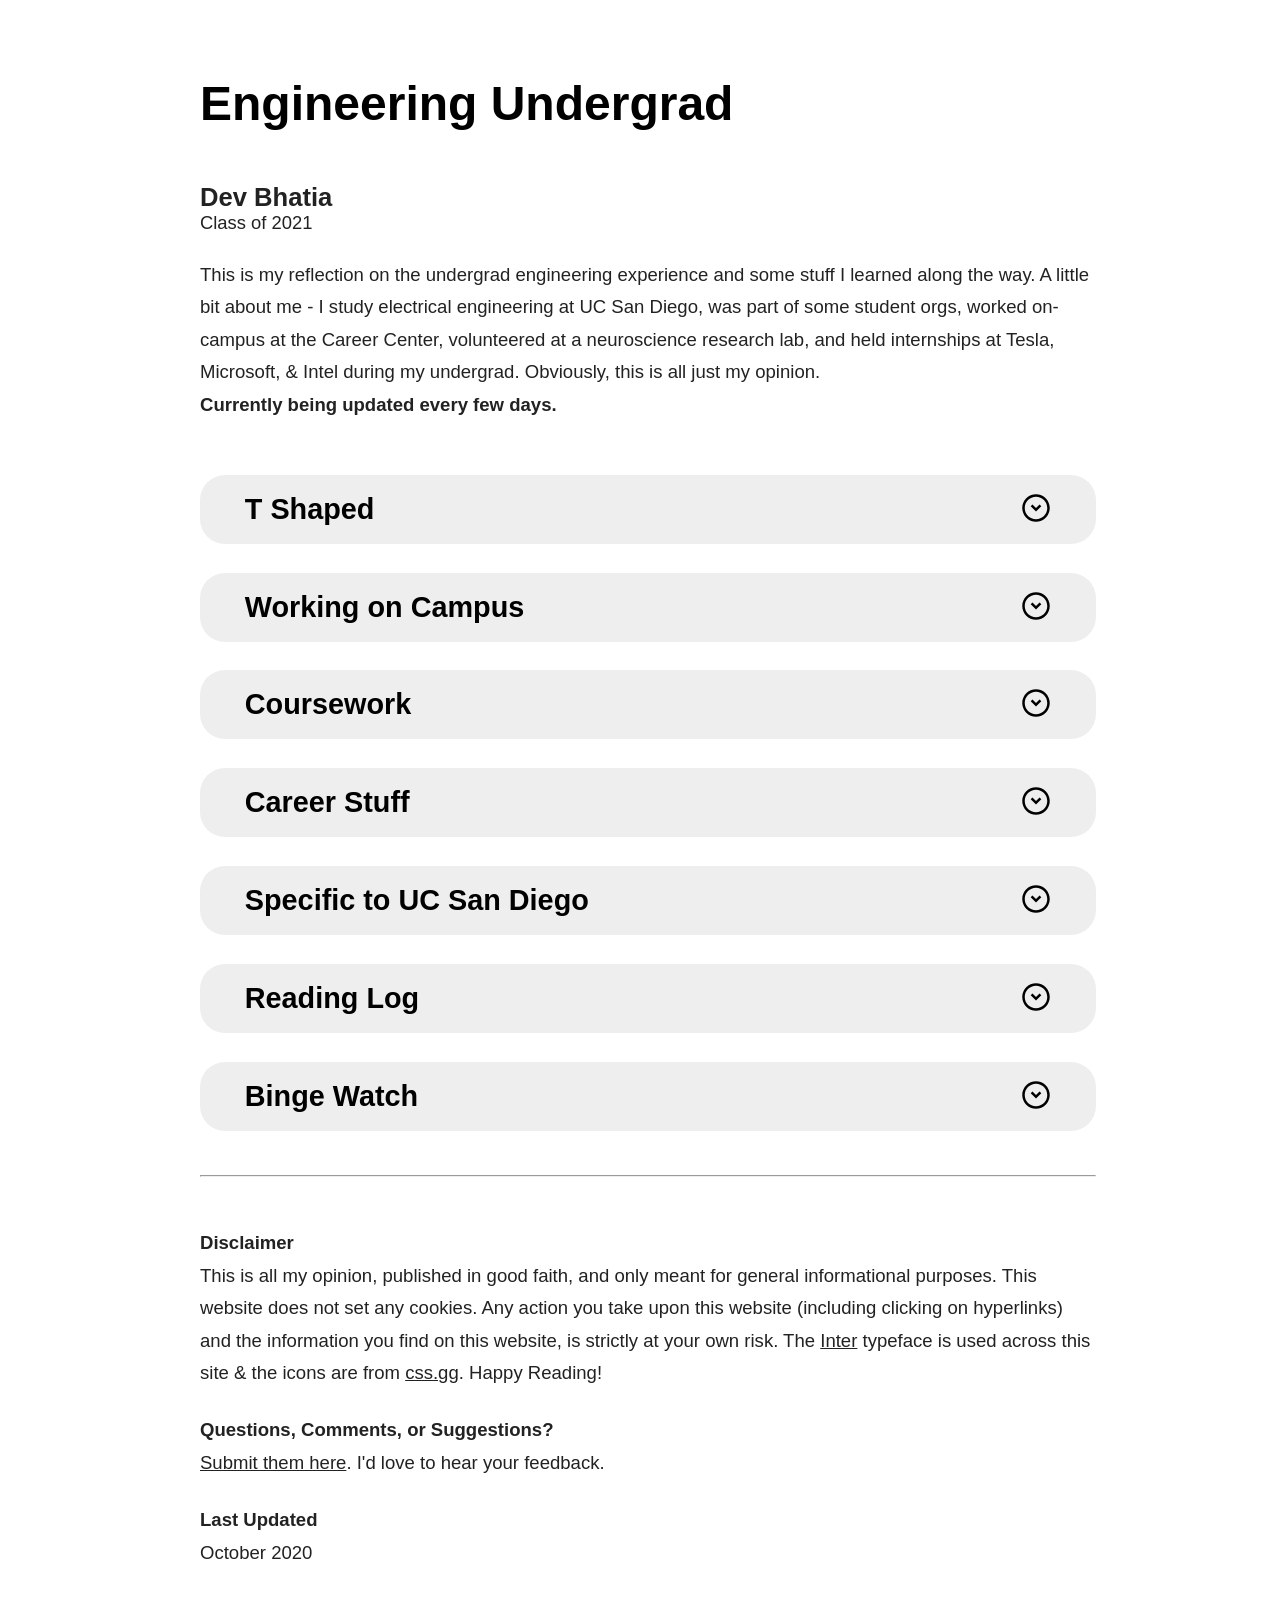
<file: site_archive/acsweb/public_html_V2/index.html>
<!DOCTYPE html>
<html lang="en">
  <head>
    <!-- METADATA -->
    <meta charset="utf-8" />
    <meta name="viewport" content="width=device-width, initial-scale=1" />
    <meta name="author" content="Dev Bhatia" />
    <meta
      name="description"
      content="Advice to undergrads entering college or already in an engineering curriculum. Relevant for all undergrads to some degree. Written for university students."
    />
    <meta
      name="keywords"
      content="Engineering, Advice, Reflection, College, Experience, Undergrad, University"
    />

    <!-- TITLE -->
    <title>Engineering Undergrad</title>

    <!-- FAVICON -->
    <link
      rel="icon"
      type="image/png"
      sizes="32x32"
      href="assets/favicon-16x16.png"
    />
    <link
      rel="icon"
      type="image/png"
      sizes="16x16"
      href="assets/favicon-32x32.png"
    />
    <!-- CUSTOM CSS -->
    <link rel="stylesheet" type="text/css" href="index.css" />
  </head>

  <body>
    <center>
      <div class="base">
        <!-- HEADING -->
        <h1 id="grad">Engineering Undergrad</h1>
        <h2>Dev Bhatia</h2>
        <h3>Class of 2021</h3>
        <h4>
          This is my reflection on the undergrad engineering experience and some
          stuff I learned along the way. A little bit about me - I study
          electrical engineering at UC San Diego, was part of some student orgs,
          worked on-campus at the Career Center, volunteered at a neuroscience
          research lab, and held internships at Tesla, Microsoft, & Intel during
          my undergrad. Obviously, this is all just my opinion.
          <br />
          <b>Currently being updated every few days.</b>
          <br />
        </h4>

        <!-- EXPANDABLE -->
        <!-- <button type="button" class="collapsible">TEMPLATE</button>
        <div class="content">
        </div> -->

        <!-- T SHAPED -->
        <button type="button" class="collapsible">T Shaped</button>
        <div class="content">
          <br />
          <b>"Be T Shaped"</b> was one of the best pieces of advice I got near
          the end of my freshman year. The horizontal bar at the top of the "T"
          represents all that you know, and the vertical bar in the middle
          represents the depth to which you know something. I've observed that
          in most engineering curriculums at UCSD, students gain an in-depth
          understanding of their major only. This is not sufficient.
          <br />
          <br />
          Generally there are three main fields of engineering (software,
          electronics, and mechanical), within which there are different
          majors/disciplines. I know there's also bio/chem/nano and many others
          that do not fit into these, but the point is don't limit yourself to
          just one. For example, if you major within software engineering,
          complement that with some electronics fundamentals ("People who are
          really serious about software, should make their own hardware" -
          <a href="https://en.wikipedia.org/wiki/Alan_Kay" target="_blank">
            Alan Kay </a
          >).
          <br />
          <br />
          Sure, I could pair different majors and go into how they complement
          one another, but ultimatley what it comes down to is to have a good
          understanding of the digital (software, computing) and physical
          (electrical hardware, robotics, structures) worlds as much as you can.
          I cannot stress this enough.
        </div>

        <!-- WORKING ON CAMPUS -->
        <button type="button" class="collapsible">Working on Campus</button>
        <div class="content">
          <br />
          <b>What is Federal Work Study</b>
          This is one of those things that is super simple, but requires someone
          to explain it to you once (at least for me). A work study award is a
          specifed amount the government can pay you if you get an on campus job
          that supports work study. At this job, when you get your paycheck, the
          funds come from the government and not the university. That is until
          your award runs out. Then, your pay comes from the univeristy funds.
          For example, say you recieved a work study award for $1000 for the
          whole school year. You then got an on-campus job that pays $10 / hr.
          Your first quarter, you worked 100 hrs. So, you got paid $1000 in that
          quarter. That $1000 was paid by the government, fulfilling the work
          study award you have. However, the next quarter, you work another 100
          hrs (also earning another $1000). But, since your work study award was
          fullfiled already the previous quarter, the pay for this quarter came
          from the univeristy department you work for. For you, this does not
          mean much since you still get paid for the hours your've worked. It is
          only a matter of where the funds come from to pay you. To learn more
          about work study, refer to
          <a
            href="https://blog.ed.gov/2015/08/8-things-you-should-know-about-federal-work-study-2/"
            target="_blank"
          >
            this post from the US Dept. of Education.
          </a>
          <br />
          <br />
          <b>Why?</b>
          Reasons to work on campus differ for everyone. The 1.5 years I worked
          at the Career Center (3rd - 4th year) was super rewarding, apart from
          getting some extra money to pay for groceries, food, & commuting.
        </div>

        <!-- COURSEWORK -->
        <button type="button" class="collapsible">Coursework</button>
        <div class="content">
          <br />
          <b>4 Year Plan(s)</b>
          This is like any other plan...it will change. Two quarters into my
          first year, I stopped following the recommended four year plan and
          made my own instead. The reason: I wanted more project based classes
          with hands-on learning rather than learning only theory. There are
          pros and cons to deviating from the recommended plan. The con: you
          don't take classes consistently with the same people your year (the
          consequence being you have to make more of an effort to get to know
          people each quarter in your classes). The pro: you can prioritize
          classes based on your needs (project based classes, graduating early,
          etc). Looking back, taking project based or application focused
          classes early helps build up your resume with tangible skills and you
          become more capable of builings things sooner, rather than later. Do
          not blindly follow recommended plans.
          <br />
          <br />
          <b>(most) textbooks are a scam</b>
          Always avoid purchasing textbooks. Two reasons: professors barely use
          them expect for assigning homework & you'll end up learning more from
          YouTube videos anyways. You can most likely (~95% chance) find a PDF
          of the book online. I want to be very clear - I am not encouraging
          this, just stating a probablity :)
        </div>

        <!-- CAREER -->
        <button type="button" class="collapsible">Career Stuff</button>
        <div class="content">
          <br />
          <b>Resume Advice</b> After 1.5 years reviewing resumes at the UCSD
          Career Center, these is what I'd recommend to anybody creating a
          Resume or CV.
          <ul>
            <li>
              1 Page in Length. 1-2 Pages for Masters Students (thoguht try to
              fit it in 1). And for PhD's/PostDocs's you are now creating a CV,
              so any reasonable length is fine.
            </li>
            <li>
              PDF format, but make it on Microsoft Word. ATS systems seem to be
              able to parse PDFs converted form Word better than those from
              Pages or Google Docs.
            </li>
            <li>
              Avoid color. If you really need it try grayscale first. Some
              companies print resumes, and your resume may look drasticlaly
              different when printed in black & white versus in color.
            </li>
            <li>
              Bulleted descriptions should only be only line in length. If you
              really need a second line, it should fill up at least 1/2 of the
              second line.
            </li>
            <li>
              Use tables to format sections on your resumes. This will reduce
              white-space and give you more flexibility to organize your
              content. After putting all the text, and formatting the spacing in
              each cell, set the line width to 0 to hide the cell outline.
            </li>
            <li>
              Single column layouts work better than two column ones. This is
              from trial & error.
            </li>
            <li>
              Font sizes for descriptions should be between 10 - 12 pt. 
            </li>
          </ul>
        </div>

        <!-- ORGS -->
        <!-- <button type="button" class="collapsible">Clubs & Orgs</button>
        <div class="content">
          <br />
          Coming Soon!
        </div> -->

        <!-- SPECIFIC TO UCSD -->
        <button type="button" class="collapsible">
          Specific to UC San Diego
        </button>
        <div class="content">
          <br />
          <b>UCSD College System</b>
          UCSD has 7 colleges at the time of this writing. No matter what
          anybody tells you - no, they are not like the houses in Hogwarts.
          Colleges only matter for two things - where you live on-campus (if you
          decide to) and what your GEs will be. The latter is more important as
          most of campus is pretty nice. Sixth has the easiest GEs, Muir and
          Warren are tied for second, Marshall is just there (very neutral), ERC
          and Seventh have too many required writing classes.
          <br />
          <br />
          <b>Writing GEs</b>
          Regardless of what college you end up in, everyone has to take a
          writing sequence as part of their GEs. Use them to boost your GPA as
          an engineering major. It all comes down to your TAs. These people have
          the most influence on your grades. In writing classes, go to their
          office hours occasionally to get feedback on your work (when, not if,
          you make their suggested changes) you will more likely get a higher
          score than if you didn't go.
          <br />
          <br />
          <b>Study/Homework Spots</b>
          <ul>
            <li>
              Geisel Library (2E, 2W, 1E, 1W) if you're studying with friends or
              a group
            </li>
            <li>
              BioMed Library (kinda underrated) if you need to study alone
            </li>
            <li>Second & Third Floors of Price Center</li>
            <li>Top floor of the Bioengineering building</li>
            <li>The East Room in Mandeville Auditorium</li>
            <li>Study rooms in Galbraith Hall</li>
            <li>
              Any floor at Geisel before 2 PMish; after that it gets eerily
              quiet on every floor up from the 4th.
            </li>
            <li>
              Enigneering labs - super underrated & open 24/7 if you have access
              to them.
            </li>
          </ul>
        </div>

        <!-- READING -->
        <button type="button" class="collapsible">Reading Log</button>
        <div class="content">
          <br />

          <b> My Inventions <i>by Nikola Tesla</i></b>
          <br />
          Sometimes we forgot what it means to invent or why even continue
          studying engineering - this short autobiography reinstills the spirit
          of innovation & excitement to engineer.
          <br />
          <br />

          <b>The No B.S. Guide to Linear Algebra <i>by Ivan Savov</i></b>
          <br />
          A very striaghforward approach to learning one of the most fundemental
          topics in math. At the very least, you will learn how to "read" math.
          Knowing how to read math will expedite your ability to grasp concepts,
          definitions, and theorems in coursework.
          <br />
          <br />

          <b
            >Cracking the PM Interview
            <i>by Gayle Laakmann McDowell &&nbsp;Jackie&nbsp;Bavaro</i></b
          >
          <br />
          Regardless of your intent to purse the PM role or your ability to
          engineer solutions, great teams indirectly seek out people who can
          access the impact and reach of their work both internally for the team
          and externally for users. This book helps you develop that mindest
          through real examples and clear guidance.
          <br />
          <br />

          <b
            >It's Not How Good You Are, It's How Good You Want To Be
            <i>by Paul Arden</i></b
          >
          <br />
          Short and humorous. Takes ~20 to 30 minutes to read. Worth every page.
          <br />
          <br />

          <b>48 Laws of Power <i>by Robert Greene</i></b>
          <br />
          Just the laws and their descriptions in the Table of Contents.
          <br />
        </div>

        <!-- BINGE WATCH -->
        <button type="button" class="collapsible">Binge Watch</button>
        <div class="content">
          <br />
          <b>Talks</b>

          <ul>
            <li>
              <a href="https://youtu.be/Nb2tebYAaOA" target="_blank">
                Jim Keller w/Lex Fridman
              </a>
            </li>
            <li>
              <a
                href="https://www.youtube.com/watch?v=3qHkcs3kG44&t=1514s"
                target="_blank"
              >
                Naval Ravikant w/Joe Rogan
              </a>
            </li>
            <li>
              <a href="https://youtu.be/3Fx5Q8xGU8k?t=49" target="_blank">
                Peter Thiel on Competition
              </a>
            </li>
            <li>
              <a href="https://youtu.be/Oe5c9KK3ZIs?t=315" target="_blank">
                Guy Kawasaki on Entreprenuership
              </a>
            </li>
          </ul>
          <b>Programming</b>
          <ul>
            <li>
              <a
                href="https://www.youtube.com/playlist?list=PLyzOVJj3bHQuloKGG59rS43e29ro7I57J"
                target="_blank"
              >
                Missing Semester teaches the Shell
              </a>
            </li>
            <li>
              <a
                href="https://www.youtube.com/c/PythonEngineer/playlists"
                target="_blank"
              >
                PythonEngineer sample projects 
              </a>
            </li>
            <li>
              <a
                href="https://www.youtube.com/playlist?list=PLlrATfBNZ98dudnM48yfGUldqGD0S4FFb"
                target="_blank"
              >
                The Cherno teaches C++
              </a>
            </li>
          </ul>
          <b>Laughs</b>
          <ul>
            <li>
              <a href="https://youtu.be/YGFgsIXEnVw" target="_blank">
                Jonathon Frakes tells you things
              </a>
            </li>
            <li>
              <a href="https://youtu.be/9S1EzkRpelY" target="_blank">
                Jonathon Frakes asks you things
              </a>
            </li>
            <li>
              <a href="https://youtu.be/GM-e46xdcUo" target="_blank">
                Jonathon Frakes telling you you're wrong for 47 seconds
              </a>
            </li>
            <li>
              <a href="https://youtu.be/MCT80HJWQ2A" target="_blank">
                Jonathon Frakes telling you you're right for 41 seconds
              </a>
            </li>
          </ul>
        </div>

        <!-- FOOTER -->
        <footer class="footer">
          <br />
          <br />
          <hr />
          <br />
          <!-- DISCLAIMER -->
          <h4>
            <b>Disclaimer</b>
            <br />
            This is all my opinion, published in good faith, and only meant for
            general informational purposes. This website does not set any
            cookies. Any action you take upon this website (including clicking
            on hyperlinks) and the information you find on this website, is
            strictly at your own risk. The
            <a href="https://rsms.me/inter/" target="_blank">Inter</a>
            typeface is used across this site & the icons are from
            <a href="https://css.gg" target="_blank">css.gg</a>. Happy Reading!
          </h4>
          <!-- LAST UPDATED -->
          <h4>
            <b>Questions, Comments, or Suggestions?</b>
            <br />
            <a href="/feedback.html">Submit them here</a>. I'd love to hear your feedback.
          </h4>
          <!-- LAST UPDATED -->
          <h4>
            <b>Last Updated</b>
            <br />
            October 2020
            <br />
            <br />
            <br />
          </h4>
        </footer>
      </div>
    </center>

    <!-- JAVASCRIPT -->
    <script>
      // Toggle fold our sections on click
      var coll = document.getElementsByClassName("collapsible");
      var i;
      for (i = 0; i < coll.length; i++) {
        coll[i].addEventListener("click", function () {
          this.classList.toggle("active");
          var content = this.nextElementSibling;
          if (content.style.maxHeight) {
            content.style.maxHeight = null;
          } else {
            content.style.maxHeight = content.scrollHeight + "px";
          }
        });
      }
    </script>
  </body>
</html>
</file>
<file: site_archive/acsweb/public_html_V2/index.css>
/* INTER FONT */
@import url("https://rsms.me/inter/inter.css");
@supports (font-variation-settings: normal) {
}

/* GRADIENT ANIMATION */
@keyframes gradient {
  0% {
    background-position: 0% 50%;
  }
  50% {
    background-position: 100% 50%;
  }
  100% {
    background-position: 0% 50%;
  }
}

/* COLORS */
:root {
  --bg: #fff;
  --closed: #eee;
  --open: #e4ff92;
  --text: #222;
  --link: #0088dc;
  --grad: linear-gradient(45deg,#000,#000);
}

body,
html {
  font-family: "Inter", sans-serif;
  font-family: "Inter var", sans-serif;
  background: var(--bg);
  width: 100%;
  height: 100%;
  color: var(--text);
}

#grad {
  background: var(--grad);
  background-clip: text;
  -webkit-background-clip: text;
  -webkit-text-fill-color: transparent;
  background-size: 400% 400%;
  animation: gradient 2s ease infinite;
}

/* HEADING */
h1 {
  font-size: calc(1rem + 2.5vw);
  font-weight: 600;
  text-align: left;
  padding: 20px 0;
}

h2 {
  font-size: calc(1rem + 0.75vw);
  font-weight: 600;
  margin: 0;
  text-align: left;
}

h3 {
  font-size: calc(0.75rem + 0.5vw);
  font-weight: 200;
  margin: 0;
  text-align: left;
}

/* CONTENT */
h4 {
  font-size: calc(1rem + 0.2vw);
  font-weight: 300;
  text-align: left;
  line-height: 1.75;
}

i {
  color: var(--main-tx-2-color);
  font-weight: 300;
}

b {
  font-weight: 600;
}

a,
a:visited {
  color: var(--text);
  text-decoration: none;
  text-decoration-line: underline;
}

a:hover,
a:active,
a:hover:before,
a:focus:before,
a:active:before {
  color: var(--link);
}

.base {
  width: 70%;
  padding-top: 1rem;
}

/* SMALL SCREENS */
@media screen and (max-width: 1000px) {
  .base {
    width: 90%;
  }
  h1 {
    font-size: calc(1.75rem);
  }
}

/* ACCORDIAN */
/* Style the button that is used to open and close the collapsible content */
.collapsible {
  background-color: var(--closed);
  cursor: pointer;
  padding: 18px;
  width: 100%;
  border: none;
  text-align: left;
  outline: none;
  font-size: 15px;
  font-size: calc(1em + 1vw);
  font-weight: 600;
  text-align: left;
  border-radius: 25px;
  padding-left: 5%;
  padding-right: 5%;
  margin-top: 1em;
}

/* Add a background color to the button if it is clicked on (add the .active class with JS), and when you move the mouse over it (hover) */
.active,
.collapsible:hover {
  background-color: var(--open);
}

/* Style the collapsible content. Note: hidden by default */
.content {
  margin: 0;
  padding: 0;
  background-color: white;
  max-height: 0;
  overflow: hidden;
  transition: max-height 0.5s ease-out;
  font-size: calc(1rem + 0.2vw);
  font-weight: 300;
  text-align: left;
  margin-left: 5%;
  margin-right: 5%;
  line-height: 1.75;
}

/* EXPAND */
.collapsible:after {
  content: url("data:image/svg+xml,%3Csvg width='30' height='30' viewBox='0 0 24 24' fill='' xmlns='http://www.w3.org/2000/svg'%0A%3E%3Cpath d='M7.75745 10.5858L9.17166 9.17154L12.0001 12L14.8285 9.17157L16.2427 10.5858L12.0001 14.8284L7.75745 10.5858Z' fill='currentColor' /%3E%3Cpath fill-rule='evenodd' clip-rule='evenodd' d='M1 12C1 5.92487 5.92487 1 12 1C18.0751 1 23 5.92487 23 12C23 18.0751 18.0751 23 12 23C5.92487 23 1 18.0751 1 12ZM12 21C7.02944 21 3 16.9706 3 12C3 7.02944 7.02944 3 12 3C16.9706 3 21 7.02944 21 12C21 16.9706 16.9706 21 12 21Z' fill='currentColor' /%3E%3C/svg%3E");
  font-size: 13px;
  color: white;
  float: right;
  margin-left: 5px;
}

/* CLOSE */
.active:after {
  content: url("data:image/svg+xml,%3Csvg width='30' height='30' viewBox='0 0 24 24' fill='none' xmlns='http://www.w3.org/2000/svg'%0A%3E%3Cpath d='M16.3394 9.32245C16.7434 8.94589 16.7657 8.31312 16.3891 7.90911C16.0126 7.50509 15.3798 7.48283 14.9758 7.85938L12.0497 10.5866L9.32245 7.66048C8.94589 7.25647 8.31312 7.23421 7.90911 7.61076C7.50509 7.98731 7.48283 8.62008 7.85938 9.0241L10.5866 11.9502L7.66048 14.6775C7.25647 15.054 7.23421 15.6868 7.61076 16.0908C7.98731 16.4948 8.62008 16.5171 9.0241 16.1405L11.9502 13.4133L14.6775 16.3394C15.054 16.7434 15.6868 16.7657 16.0908 16.3891C16.4948 16.0126 16.5171 15.3798 16.1405 14.9758L13.4133 12.0497L16.3394 9.32245Z' fill='currentColor' /%3E%3Cpath fill-rule='evenodd' clip-rule='evenodd' d='M1 12C1 5.92487 5.92487 1 12 1C18.0751 1 23 5.92487 23 12C23 18.0751 18.0751 23 12 23C5.92487 23 1 18.0751 1 12ZM12 21C7.02944 21 3 16.9706 3 12C3 7.02944 7.02944 3 12 3C16.9706 3 21 7.02944 21 12C21 16.9706 16.9706 21 12 21Z' fill='currentColor' /%3E%3C/svg%3E");
}

/* 404 */
.lost {
  width: 80%;
}

/* CONTACT */
.form {
  width: 100%;
  height: 1000px;
}
</file>
